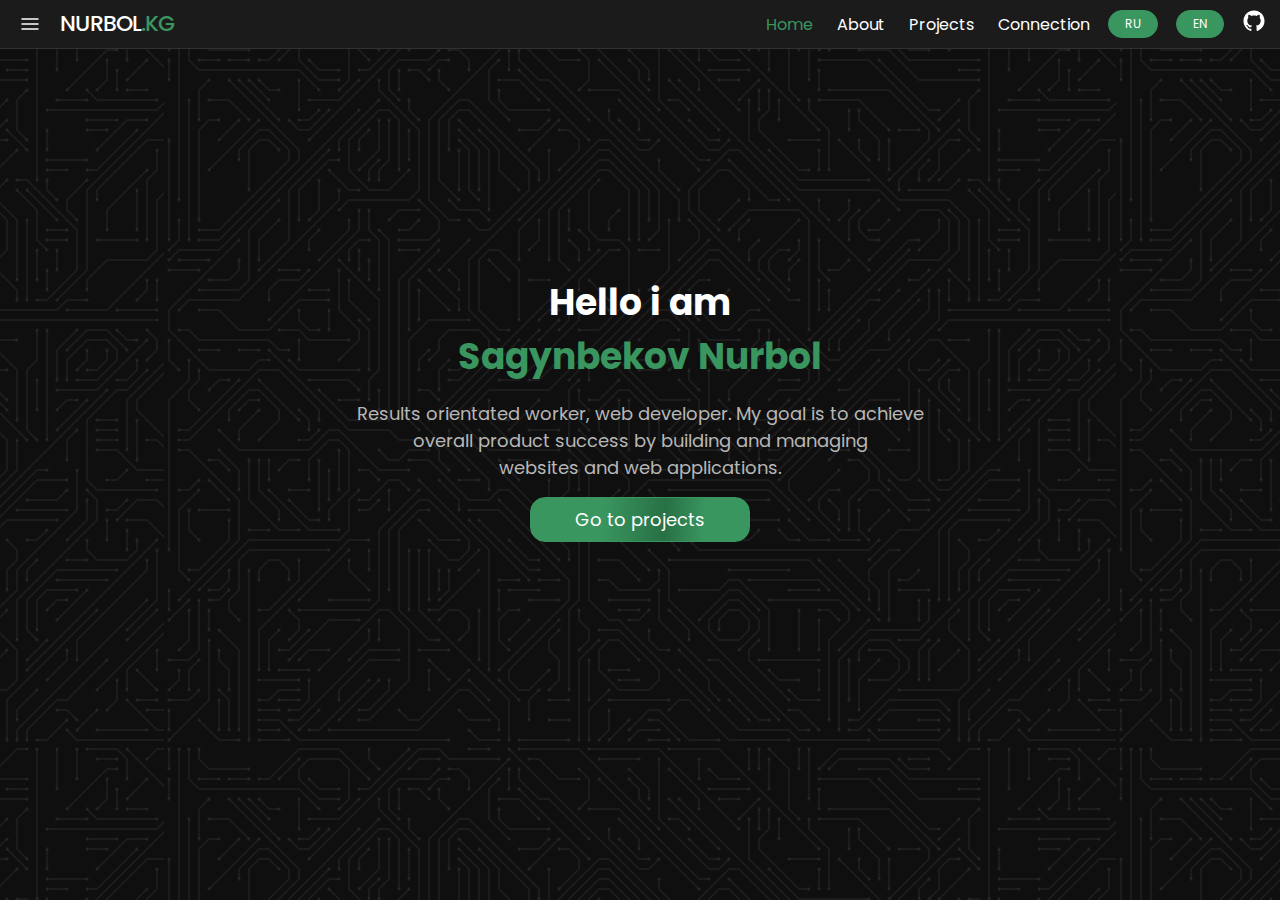
<file: index.html>
<!doctype html>
<html lang="en">
<head>
    <meta charset="UTF-8">
    <meta name="viewport"
          content="width=device-width, user-scalable=no, initial-scale=1.0, maximum-scale=1.0, minimum-scale=1.0">
    <meta http-equiv="X-UA-Compatible" content="ie=edge">
    <title>My portfolio</title>
    <link rel="stylesheet" href="./src/css/style.css">
</head>
<body>
    <header class="header">
        <div class="container">
            <nav class="header__nav">
                <div class="header__left">
                    <img src="./src/assets/menu.svg" alt="| | |" class="header__menu pointer">
                    <a href="" class="logo">
                        NURBOL
                        <p class="logo__uz">.KG</p>
                    </a>
                </div>
                <div class="header__right">
                    <ul class="header__list">
                        <li class="header__item ">
                            <a href="./index.html" class="header__link header__link-first">
                                Home
                            </a>
                        </li>
                        <li class="header__item">
                            <a href="./pages/en/about.html" class="header__link">
                                About
                            </a>
                        </li>
                        <li class="header__item">
                            <a href="./pages/en/Projects.html" class="header__link">
                                Projects
                            </a>
                        </li>
                        <li class="header__item">
                            <a href="./pages/en/connection.html" class="header__link">
                                Connection
                            </a>
                        </li>
                    </ul>
                    <a href="./index.html">
                        <button class="header__btn RU">
                            RU
                        </button>
                    </a>
                    <button class="header__btn EN">
                        EN
                    </button>
                    <a href="https://github.com/Nurbol876">
                        <img src="./src/assets/github.svg" alt="github" class="header__github">
                    </a>
                </div>
            </nav>
        </div>
    </header>
    <aside class="me">
        <div class="me__top">
            <img src="./src/assets/left.svg" alt="<-">
            <img src="./src/assets/right.svg" alt="->">
            <img src="./src/assets/re.svg" alt="↻" class="reload pointer">
        </div>
        <img src="./src/assets/x.svg" alt="X" class="me__x pointer" width="24px" height="24px">
        <div class="me__about">
            <img src="./src/assets/photo.jpg" alt="photo" class="me__image" width="260px" height="240px">
            <h2 class="me__name">
                Sagynbekov N.
            </h2>
            <ul class="me__stacks">

                <li class="me__stack">
                    Web developer
                </li>
                <li class="me__stack">
                    Junior
                </li>
                <li class="me__stack">
                    Layout designer
                </li>
                <li class="me__stack">
                    People
                </li>
                <li class="me__stack">
                    The best
                </li>
            </ul>
        </div>
        <ul class="me__links">
            <li class="me__link">
                <img src="./src/assets/email.png" alt="email">
                <div class="me__link-text">
                    <h3 class="me__link-name">Email</h3>
                    <a target="_blank" class="me__link-desk" href="mailto:nurbolsagynbekov876@gmail.com">nurbolsagynbekov876@gmail.com</a>
                </div>
            </li>
            <li class="me__link">
                <img src="./src/assets/github.png" alt="github">
                <div class="me__link-text">
                    <h3 class="me__link-name">Github</h3>
                    <a target="_blank" class="me__link-desk" href="https://github.com/Nurbol876">github.com/Nurbol876</a>
                </div>
            </li>
            <li class="me__link">
                <img src="./src/assets/telegram.png" alt="telegram">
                <div class="me__link-text">
                    <h3 class="me__link-name">Telegram</h3>
                    <a target="_blank" class="me__link-desk" href="https://t.me/Kugoo243">t.me/Kugoo243</a>
                </div>
            </li>
            <li class="me__link">
                <img src="./src/assets/Whatsapp.png" alt="whatsapp">
                <div class="me__link-text">
                    <h3 class="me__link-name">Telephone</h3>
                    <a target="_blank" class="me__link-desk" href="tel:+996700639901">+996-700-63-99-01</a>
                </div>
            </li>
        </ul>
    </aside>
    <main class="main">
        <section class="hello">
            <h1 class="title">
                Hello i am <br> <span> Sagynbekov Nurbol </span>
            </h1>
            <p class="subtitle">
                Results orientated worker, web developer.  My goal is to achieve <br>overall product success by building and managing <br> websites and web applications.
            </p>
            <button class="btn">
                Go to projects
            </button>
        </section>
    </main>
    <script src="./src/js/main.js">

    </script>
    <script>
    </script>
</body>
</html>
</file>
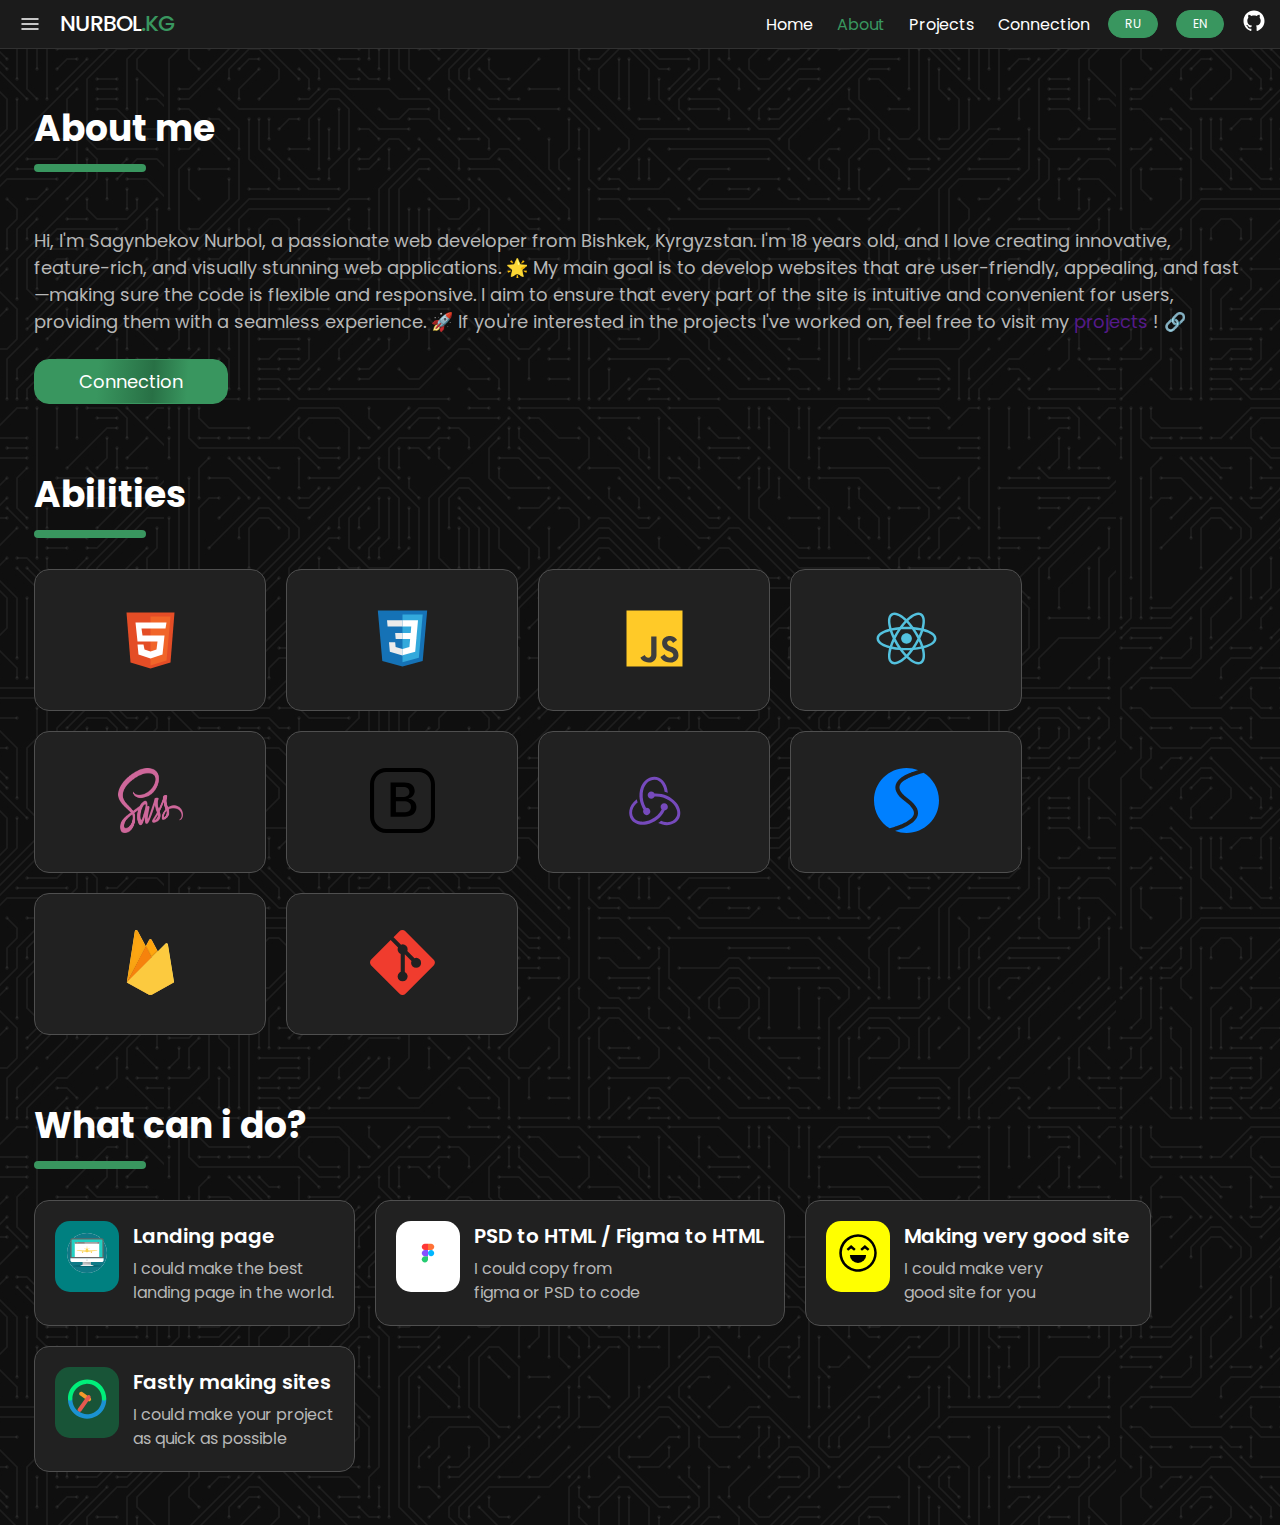
<file: pages/en/about.html>
<!doctype html>
<html lang="en">
<head>
    <meta charset="UTF-8">
    <meta name="viewport"
          content="width=device-width, user-scalable=no, initial-scale=1.0, maximum-scale=1.0, minimum-scale=1.0">
    <meta http-equiv="X-UA-Compatible" content="ie=edge">
    <title>My portfolio</title>
    <link rel="stylesheet" href="../../src/css/style.css">
</head>
<body>
<header class="header">
    <div class="container">
        <nav class="header__nav">
            <div class="header__left">
                <img onclick="is = !is" src="../../src/assets/menu.svg" alt="| | |" class="header__menu pointer">
                <a href="../../index.html" class="logo">
                    NURBOL
                    <p class="logo__uz">.KG</p>
                </a>
            </div>
            <div class="header__right">
                <ul class="header__list">
                    <li class="header__item ">
                        <a href="../../index.html" class="header__link header__link-first">
                            Home
                        </a>
                    </li>
                    <li class="header__item">
                        <a href="./about.html" class="header__link">
                            About
                        </a>
                    </li>
                    <li class="header__item">
                        <a href="./Projects.html" class="header__link">
                            Projects
                        </a>
                    </li>
                    <li class="header__item">
                        <a href="./connection.html" class="header__link">
                            Connection
                        </a>
                    </li>
                </ul>
                <a href="../../index.html">
                    <button class="header__btn RU">
                        RU
                    </button>
                </a>
                <button class="header__btn EN">
                    EN
                </button>
                <a href="https://github.com/Nurbol876">
                    <img src="../../src/assets/github.svg" alt="github" class="header__github">
                </a>
            </div>
        </nav>
    </div>
</header>
<aside class="me">
    <div class="me__top">
        <img src="../../src/assets/left.svg" alt="<-">
        <img src="../../src/assets/right.svg" alt="->">
        <img src="../../src/assets/re.svg" alt="↻" class="reload pointer">
    </div>
    <img src="../../src/assets/x.svg" alt="X" class="me__x pointer" width="24px" height="24px">
    <div class="me__about">
        <img src="../../src/assets/photo.jpg" alt="photo" class="me__image" width="260px" height="240px">
        <h2 class="me__name">
            Sagynbekov N.
        </h2>
        <ul class="me__stacks">

            <li class="me__stack">
                Web developer
            </li>
            <li class="me__stack">
                Junior
            </li>
            <li class="me__stack">
                Layout designer
            </li>
            <li class="me__stack">
                People
            </li>
            <li class="me__stack">
                The best
            </li>
        </ul>
    </div>
    <ul class="me__links">
        <li class="me__link">
            <img src="../../src/assets/email.png" alt="email">
            <div class="me__link-text">
                <h3 class="me__link-name">Email</h3>
                <a target="_blank" class="me__link-desk" href="mailto:nurbolsagynbekov876@gmail.com">nurbolsagynbekov876@gmail.com</a>
            </div>
        </li>
        <li class="me__link">
            <img src="../../src/assets/github.png" alt="github">
            <div class="me__link-text">
                <h3 class="me__link-name">Github</h3>
                <a target="_blank" class="me__link-desk" href="https://github.com/Nurbol876">github.com/Nurbol876</a>
            </div>
        </li>
        <li class="me__link">
            <img src="../../src/assets/telegram.png" alt="telegram">
            <div class="me__link-text">
                <h3 class="me__link-name">Telegram</h3>
                <a target="_blank" class="me__link-desk" href="https://t.me/Kugoo243">t.me/Kugoo243</a>
            </div>
        </li>
        <li class="me__link">
            <img src="../../src/assets/Whatsapp.png" alt="whatsapp">
            <div class="me__link-text">
                <h3 class="me__link-name">Telephone</h3>
                <a target="_blank" class="me__link-desk" href="tel:+996700639901">+996-700-63-99-01</a>
            </div>
        </li>
    </ul>
</aside>
<main class="main">
    <section class="about">
        <div class="container">
            <h2 class="title">
                About me
            </h2>
            <svg width="112" height="8" viewBox="0 0 112 8" fill="none" xmlns="http://www.w3.org/2000/svg">
                <rect width="112" height="8" rx="4" fill="#39965F"/>
            </svg>
            <p class="subtitle">
                Hi, I'm Sagynbekov Nurbol, a passionate web developer from Bishkek, Kyrgyzstan. I'm 18 years old, and I love creating innovative, feature-rich, and visually stunning web applications. 🌟

                My main goal is to develop websites that are user-friendly, appealing, and fast—making sure the code is flexible and responsive. I aim to ensure that every part of the site is intuitive and convenient for users, providing them with a seamless experience. 🚀

                If you're interested in the projects I've worked on, feel free to visit my <a href="">projects</a> ! 🔗
            </p>
            <button class="btn">
                Connection
            </button>
            <h3 class="title">
                Abilities
            </h3>
            <svg width="112" height="8" viewBox="0 0 112 8" fill="none" xmlns="http://www.w3.org/2000/svg">
                <rect width="112" height="8" rx="4" fill="#39965F"/>
            </svg>
            <ul class="about__abilities">
                <li class="about__ability">
                    <img src="../../src/assets/about/html.svg" alt="" class="ability__logo">
                </li>
                <li class="about__ability">
                    <img src="../../src/assets/about/css.svg" alt="" class="ability__logo">
                </li>
                <li class="about__ability">
                    <img src="../../src/assets/about/js.svg" alt="" class="ability__logo">
                </li>
                <li class="about__ability">
                    <img src="../../src/assets/about/react.svg" alt="" class="ability__logo">
                </li>
                <li class="about__ability">
                    <img src="../../src/assets/about/sass.png" alt="" class="ability__logo">
                </li>
                <li class="about__ability">
                    <img src="../../src/assets/about/bootstrap.svg" alt="" class="ability__logo">
                </li>
                <li class="about__ability">
                    <img src="../../src/assets/about/redux.svg" alt="" class="ability__logo">
                </li>
                <li class="about__ability">
                    <img src="../../src/assets/about/swiper.svg" alt="" class="ability__logo">
                </li>
                <li class="about__ability">
                    <img src="../../src/assets/about/firebase.svg" alt="" class="ability__logo">
                </li>
                <li class="about__ability">
                    <img src="../../src/assets/about/git.svg" alt="" class="ability__logo">
                </li>
            </ul>
            <h2 class="title">
                What can i do?
            </h2>
            <svg width="112" height="8" viewBox="0 0 112 8" fill="none" xmlns="http://www.w3.org/2000/svg">
                <rect width="112" height="8" rx="4" fill="#39965F"/>
            </svg>
            <ul class="about__cans">
                <li class="about__can">
                    <div class="first">
                        <img src="../../src/assets/about/landing.svg" alt="" class="about__can-image">
                    </div>
                    <div class="about__can-text">
                        <h3 class="about__can-title">
                            Landing page
                        </h3>
                        <p class="about__can-desk">
                            I could make the best <br> landing page in the world.
                        </p>
                    </div>
                </li>
                <li class="about__can">
                    <div class="second">
                        <img src="../../src/assets/about/figam.svg" alt="" class="about__can-image">
                    </div>
                    <div class="about__can-text">
                        <h3 class="about__can-title">
                            PSD to HTML / Figma to HTML
                        </h3>
                        <p class="about__can-desk">
                            I could copy from <br>figma or PSD to code
                        </p>
                    </div>
                </li>
                <li class="about__can">
                    <div class="third">
                        <img src="../../src/assets/about/good.svg" alt="👍" class="about__can-image">
                    </div>
                    <div class="about__can-text">
                        <h3 class="about__can-title">
                            Making very good site
                        </h3>
                        <p class="about__can-desk">
                            I could make very <br> good site for you
                        </p>
                    </div>
                </li>
                <li class="about__can">
                    <div class="last">
                        <img src="../../src/assets/about/time.svg" alt="🕒" class="about__can-image">
                    </div>
                    <div class="about__can-text">
                        <h3 class="about__can-title">
                            Fastly making sites
                        </h3>
                        <p class="about__can-desk">
                            I could make your project <br> as quick as possible
                        </p>
                    </div>
                </li>
            </ul>
        </div>
    </section>
</main>
<script src="../../src/js/main.js"></script>
<script>

</script>
</body>
</html>
</file>
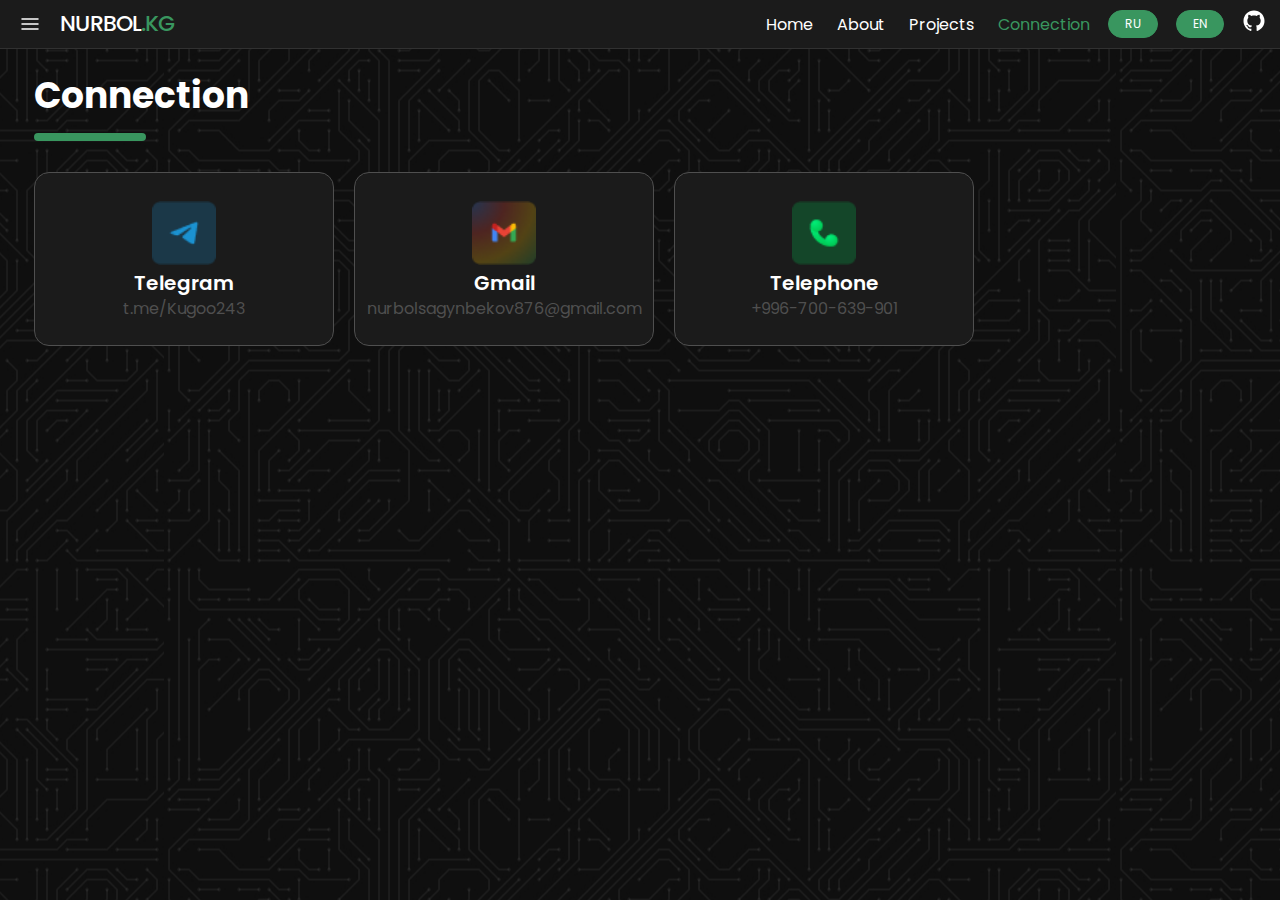
<file: pages/en/connection.html>
<!doctype html>
<html lang="en">
<head>
    <meta charset="UTF-8">
    <meta name="viewport"
          content="width=device-width, user-scalable=no, initial-scale=1.0, maximum-scale=1.0, minimum-scale=1.0">
    <meta http-equiv="X-UA-Compatible" content="ie=edge">
    <title>My portfolio</title>
    <link rel="stylesheet" href="../../src/css/style.css">
</head>
<body>
<header class="header">
    <div class="container">
        <nav class="header__nav">
            <div class="header__left">
                <img onclick="is = !is" src="../../src/assets/menu.svg" alt="| | |" class="header__menu pointer">
                <a href="../../index.html" class="logo">
                    NURBOL
                    <p class="logo__uz">.KG</p>
                </a>
            </div>
            <div class="header__right">
                <ul class="header__list">
                    <li class="header__item ">
                        <a href="../../index.html" class="header__link header__link-first">
                            Home
                        </a>
                    </li>
                    <li class="header__item">
                        <a href="./about.html" class="header__link">
                            About
                        </a>
                    </li>
                    <li class="header__item">
                        <a href="./Projects.html" class="header__link">
                            Projects
                        </a>
                    </li>
                    <li class="header__item">
                        <a href="./connection.html" class="header__link">
                            Connection
                        </a>
                    </li>
                </ul>
                <a href="../../index.html">
                    <button class="header__btn RU">
                        RU
                    </button>
                </a>
                <button class="header__btn EN">
                    EN
                </button>
                <a href="https://github.com/Nurbol876">
                    <img src="../../src/assets/github.svg" alt="github" class="header__github">
                </a>
            </div>
        </nav>
    </div>
</header>
<aside class="me">
    <div class="me__top">
        <img src="../../src/assets/left.svg" alt="<-">
        <img src="../../src/assets/right.svg" alt="->">
        <img src="../../src/assets/re.svg" alt="↻" class="reload pointer">
    </div>
    <img src="../../src/assets/x.svg" alt="X" class="me__x pointer" width="24px" height="24px">
    <div class="me__about">
        <img src="../../src/assets/photo.jpg" alt="photo" class="me__image" width="260px" height="240px">
        <h2 class="me__name">
            Sagynbekov N.
        </h2>
        <ul class="me__stacks">

            <li class="me__stack">
                Web developer
            </li>
            <li class="me__stack">
                Junior
            </li>
            <li class="me__stack">
                Layout designer
            </li>
            <li class="me__stack">
                People
            </li>
            <li class="me__stack">
                The best
            </li>
        </ul>
    </div>
    <ul class="me__links">
        <li class="me__link">
            <img src="../../src/assets/email.png" alt="email">
            <div class="me__link-text">
                <h3 class="me__link-name">Email</h3>
                <a target="_blank" class="me__link-desk" href="mailto:nurbolsagynbekov876@gmail.com">nurbolsagynbekov876@gmail.com</a>
            </div>
        </li>
        <li class="me__link">
            <img src="../../src/assets/github.png" alt="github">
            <div class="me__link-text">
                <h3 class="me__link-name">Github</h3>
                <a target="_blank" class="me__link-desk" href="https://github.com/Nurbol876">github.com/Nurbol876</a>
            </div>
        </li>
        <li class="me__link">
            <img src="../../src/assets/telegram.png" alt="telegram">
            <div class="me__link-text">
                <h3 class="me__link-name">Telegram</h3>
                <a target="_blank" class="me__link-desk" href="https://t.me/Kugoo243">t.me/Kugoo243</a>
            </div>
        </li>
        <li class="me__link">
            <img src="../../src/assets/Whatsapp.png" alt="whatsapp">
            <div class="me__link-text">
                <h3 class="me__link-name">Telephone</h3>
                <a target="_blank" class="me__link-desk" href="tel:+996700639901">+996-700-63-99-01</a>
            </div>
        </li>
    </ul>
</aside>
<main class="main">
    <section class="connection">
        <div class="container">
            <h2 class="title">
                Connection
            </h2>
            <svg width="112" height="8" viewBox="0 0 112 8" fill="none" xmlns="http://www.w3.org/2000/svg">
                <rect width="112" height="8" rx="4" fill="#39965F"/>
            </svg>
            <ul class="connection__list">
                <li class="connection__item">
                    <img src="../../src/assets/telegram.png" alt="" class="connection__image">
                    <h3 class="connection__title">
                        Telegram
                    </h3>
                    <a href="https://t.me/Kugoo243" class="connection__subtitle">
                        t.me/Kugoo243
                    </a>
                </li>
                <li class="connection__item">
                    <img src="../../src/assets/email.png" alt="" class="connection__image">
                    <h3 class="connection__title">
                        Gmail
                    </h3>
                    <a href="mailto:nurbolsagynbekov876@gmail.com" class="connection__subtitle">
                        nurbolsagynbekov876@gmail.com
                    </a>
                </li>
                <li class="connection__item">
                    <img src="../../src/assets/Whatsapp.png" alt="" class="connection__image">
                    <h3 class="connection__title">
                        Telephone
                    </h3>
                    <a href="tel:+996700639901" class="connection__subtitle">
                        +996-700-639-901
                    </a>
                </li>
            </ul>
        </div>
    </section>
</main>
<script src="../../src/js/main.js"></script>
<script>

</script>
</body>
</html>
</file>
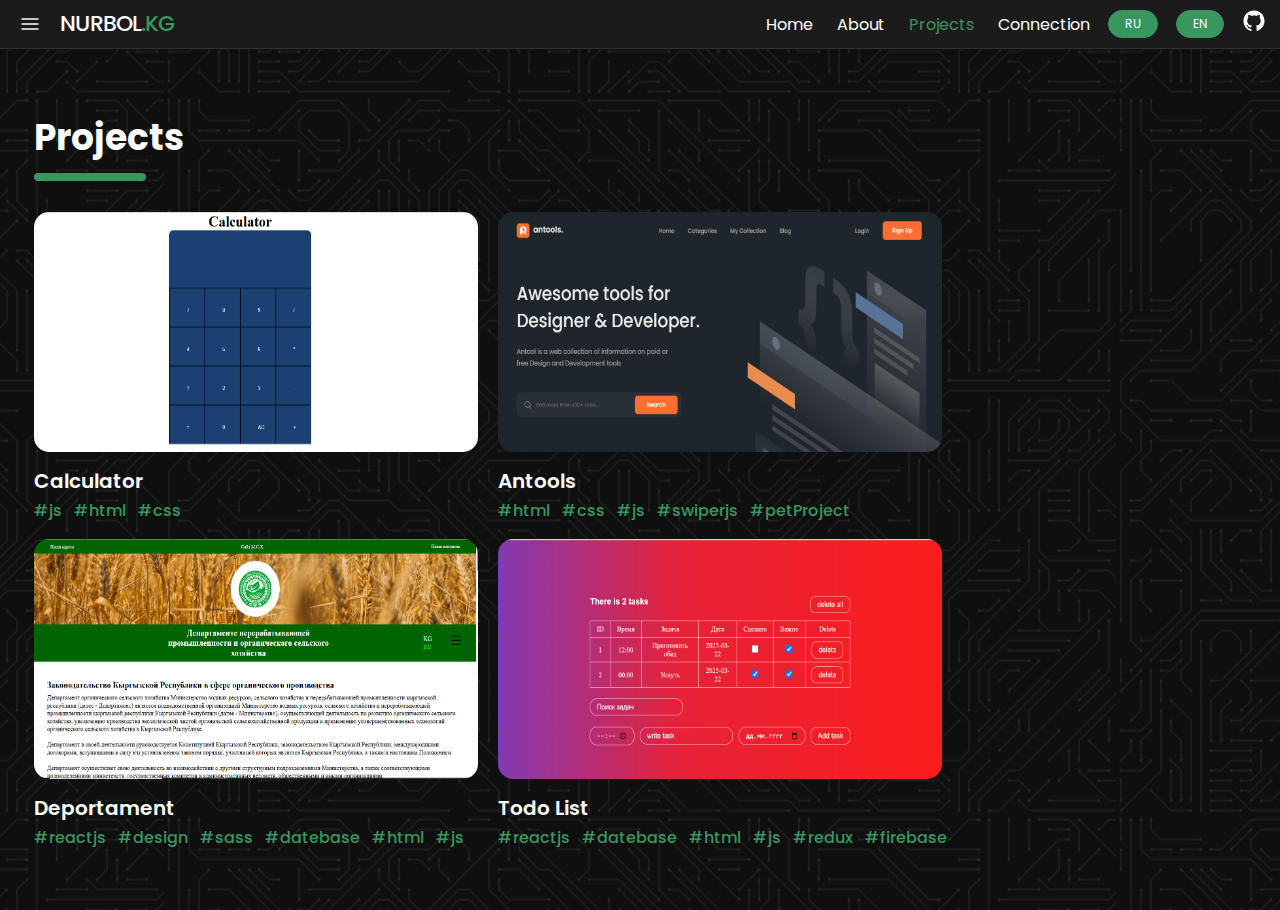
<file: pages/en/Projects.html>
<!doctype html>
<html lang="en">
<head>
    <meta charset="UTF-8">
    <meta name="viewport"
          content="width=device-width, user-scalable=no, initial-scale=1.0, maximum-scale=1.0, minimum-scale=1.0">
    <meta http-equiv="X-UA-Compatible" content="ie=edge">
    <title>My portfolio</title>
    <link rel="stylesheet" href="../../src/css/style.css">
</head>
<body>
<header class="header">
    <div class="container">
        <nav class="header__nav">
            <div class="header__left">
                <img onclick="is = !is" src="../../src/assets/menu.svg" alt="| | |" class="header__menu pointer">
                <a href="../../index.html" class="logo">
                    NURBOL
                    <p class="logo__uz">.KG</p>
                </a>
            </div>
            <div class="header__right">
                <ul class="header__list">
                    <li class="header__item ">
                        <a href="../../index.html" class="header__link header__link-first">
                            Home
                        </a>
                    </li>
                    <li class="header__item">
                        <a href="./about.html" class="header__link">
                            About
                        </a>
                    </li>
                    <li class="header__item">
                        <a href="./Projects.html" class="header__link">
                            Projects
                        </a>
                    </li>
                    <li class="header__item">
                        <a href="./connection.html" class="header__link">
                            Connection
                        </a>
                    </li>
                </ul>
                <a href="../../index.html">
                    <button class="header__btn RU">
                        RU
                    </button>
                </a>
                <button class="header__btn EN">
                    EN
                </button>
                <a href="https://github.com/Nurbol876">
                    <img src="../../src/assets/github.svg" alt="github" class="header__github">
                </a>
            </div>
        </nav>
    </div>
</header>
<aside class="me">
    <div class="me__top">
        <img src="../../src/assets/left.svg" alt="<-">
        <img src="../../src/assets/right.svg" alt="->">
        <img src="../../src/assets/re.svg" alt="↻" class="reload pointer">
    </div>
    <img src="../../src/assets/x.svg" alt="X" class="me__x pointer" width="24px" height="24px">
    <div class="me__about">
        <img src="../../src/assets/photo.jpg" alt="photo" class="me__image" width="260px" height="240px">
        <h2 class="me__name">
            Sagynbekov N.
        </h2>
        <ul class="me__stacks">

            <li class="me__stack">
                Web developer
            </li>
            <li class="me__stack">
                Junior
            </li>
            <li class="me__stack">
                Layout designer
            </li>
            <li class="me__stack">
                People
            </li>
            <li class="me__stack">
                The best
            </li>
        </ul>
    </div>
    <ul class="me__links">
        <li class="me__link">
            <img src="../../src/assets/email.png" alt="email">
            <div class="me__link-text">
                <h3 class="me__link-name">Email</h3>
                <a target="_blank" class="me__link-desk" href="mailto:nurbolsagynbekov876@gmail.com">nurbolsagynbekov876@gmail.com</a>
            </div>
        </li>
        <li class="me__link">
            <img src="../../src/assets/github.png" alt="github">
            <div class="me__link-text">
                <h3 class="me__link-name">Github</h3>
                <a target="_blank" class="me__link-desk" href="https://github.com/Nurbol876">github.com/Nurbol876</a>
            </div>
        </li>
        <li class="me__link">
            <img src="../../src/assets/telegram.png" alt="telegram">
            <div class="me__link-text">
                <h3 class="me__link-name">Telegram</h3>
                <a target="_blank" class="me__link-desk" href="https://t.me/Kugoo243">t.me/Kugoo243</a>
            </div>
        </li>
        <li class="me__link">
            <img src="../../src/assets/Whatsapp.png" alt="whatsapp">
            <div class="me__link-text">
                <h3 class="me__link-name">Telephone</h3>
                <a target="_blank" class="me__link-desk" href="tel:+996700639901">+996-700-63-99-01</a>
            </div>
        </li>
    </ul>
</aside>
<main class="main">
    <section class="projects">
        <div class="container">
            <h2 class="title">Projects</h2>
            <svg width="112" height="8" viewBox="0 0 112 8" fill="none" xmlns="http://www.w3.org/2000/svg">
                <rect width="112" height="8" rx="4" fill="#39965F"/>
            </svg>
            <ul class="projects__list">
                <li class="project__item">
                    <a target="_blank" href="https://nurbol876.github.io/calculator/">
                        <img src="../../src/assets/projects/calculator.png" alt="" class="projects__image">
                    </a>
                    <h3 class="projects__title">
                        Calculator
                    </h3>
                    <div class="projects__hashes">
                        <p class="projects__hash">#js</p>
                        <p class="projects__hash">#html</p>
                        <p class="projects__hash">#css</p>
                    </div>
                </li>
                <li class="project__item">
                    <a target="_blank" href="https://nurbol876.github.io/syber/">
                        <img src="../../src/assets/projects/antools.png" alt="" class="projects__image">
                    </a>
                    <h3 class="projects__title">
                        Antools
                    </h3>
                    <div class="projects__hashes">
                        <p class="projects__hash">#html</p>
                        <p class="projects__hash">#css</p>
                        <p class="projects__hash">#js</p>
                        <p class="projects__hash">#swiperjs</p>
                        <p class="projects__hash">#petProject</p>
                    </div>
                </li>
                <li class="project__item">
                    <a target="_blank" href="https://nurbol876.github.io/">
                        <img src="../../src/assets/projects/deportament.png" alt="" class="projects__image">
                    </a>
                    <h3 class="projects__title">
                        Deportament
                    </h3>
                    <div class="projects__hashes">
                        <p class="projects__hash">#reactjs</p>
                        <p class="projects__hash">#design</p>
                        <p class="projects__hash">#sass</p>
                        <p class="projects__hash">#datebase</p>
                        <p class="projects__hash">#html</p>
                        <p class="projects__hash">#js</p>
                    </div>
                </li>
                <li class="project__item">
                    <a target="_blank" href="https://nurbol876.github.io/ToDoList/">
                        <img src="../../src/assets/projects/todolist.png" alt="" class="projects__image">
                    </a>
                    <h3 class="projects__title">
                        Todo List
                    </h3>
                    <div class="projects__hashes">
                        <p class="projects__hash">#reactjs</p>
                        <p class="projects__hash">#datebase</p>
                        <p class="projects__hash">#html</p>
                        <p class="projects__hash">#js</p>
                        <p class="projects__hash">#redux</p>
                        <p class="projects__hash">#firebase</p>
                    </div>
                </li>
            </ul>
        </div>
    </section>
</main>
<script src="../../src/js/main.js"></script>
<script>

</script>
</body>
</html>
</file>
<file: src/css/style.css>
@import url("https://fonts.googleapis.com/css2?family=Poppins:ital,wght@0,100;0,200;0,300;0,400;0,500;0,600;0,700;0,800;0,900;1,100;1,200;1,300;1,400;1,500;1,600;1,700;1,800;1,900&display=swap");
* {
  margin: 0;
  padding: 0;
  -webkit-box-sizing: border-box;
          box-sizing: border-box;
  outline: none;
  text-decoration: none;
  list-style: none;
  font-family: "Poppins", serif;
  -webkit-transition: 0.5s ease-in-out all;
  transition: 0.5s ease-in-out all;
}

body {
  background: url("../assets/main/bg.jpg") repeat center;
}

button {
  cursor: pointer;
}

.container {
  padding: 0 14px;
}

.logo {
  font-size: 22px;
  font-weight: 500;
  line-height: 28px;
  letter-spacing: -1px;
  color: #fff;
  display: -webkit-box;
  display: -ms-flexbox;
  display: flex;
  -webkit-column-gap: 0;
     -moz-column-gap: 0;
          column-gap: 0;
  -webkit-box-align: center;
      -ms-flex-align: center;
          align-items: center;
}
.logo__uz {
  color: #39965F;
}

.title {
  font-size: 36px;
  font-weight: 700;
  line-height: 54px;
  color: #ffffff;
}
.title span {
  color: #39965F;
}

.subtitle {
  font-size: 18px;
  font-weight: 400;
  line-height: 27px;
  color: #b7b7b7;
}

.btn {
  background: linear-gradient(93.7deg, #39965F 32.68%, #287045 61.31%, #39965F 79.17%);
  border: 1px solid #39965F;
  font-size: 18px;
  font-weight: 400;
  line-height: 27px;
  padding: 8px 44px;
  color: #fff;
  border-radius: 15px;
}
.btn:hover {
  background: transparent;
  color: #39965F;
}

.main {
  width: 100%;
}
.main__active {
  padding-left: 25%;
}

.pointer {
  cursor: pointer;
}

.header {
  padding: 8px 0;
  background: #1b1b1b;
  border-bottom: 1px solid #313131;
  position: relative;
}
.header__nav {
  display: -webkit-box;
  display: -ms-flexbox;
  display: flex;
  -webkit-box-align: center;
      -ms-flex-align: center;
          align-items: center;
  -webkit-box-pack: justify;
      -ms-flex-pack: justify;
          justify-content: space-between;
}
.header__link {
  font-size: 16px;
  font-weight: 400;
  line-height: 24px;
  color: #fff;
}
.header__link:hover {
  color: #39965F;
}
.header__left {
  display: -webkit-box;
  display: -ms-flexbox;
  display: flex;
  -webkit-box-align: center;
      -ms-flex-align: center;
          align-items: center;
  -webkit-column-gap: 14px;
     -moz-column-gap: 14px;
          column-gap: 14px;
}
.header__right {
  display: -webkit-box;
  display: -ms-flexbox;
  display: flex;
  -webkit-box-align: center;
      -ms-flex-align: center;
          align-items: center;
  -webkit-column-gap: 18px;
     -moz-column-gap: 18px;
          column-gap: 18px;
}
.header__list {
  display: -webkit-box;
  display: -ms-flexbox;
  display: flex;
  -webkit-box-align: center;
      -ms-flex-align: center;
          align-items: center;
  -webkit-column-gap: 24px;
     -moz-column-gap: 24px;
          column-gap: 24px;
}
.header__btn {
  padding: 4px 16px;
  background: #39965F;
  color: #fff;
  border: 1px solid #39965F;
  border-radius: 15px;
  font-size: 12px;
}
.header__btn:hover {
  background: transparent;
  border: 1px solid #fff;
}
.header__underline {
  position: absolute;
  bottom: 0;
  height: 3px;
  width: 100px;
  background: #5be89d;
  -webkit-transition: all 0.3s ease-in-out;
  transition: all 0.3s ease-in-out;
}

.hello {
  padding: 227px 0;
  display: -webkit-box;
  display: -ms-flexbox;
  display: flex;
  -webkit-box-orient: vertical;
  -webkit-box-direction: normal;
      -ms-flex-direction: column;
          flex-direction: column;
  -webkit-box-align: center;
      -ms-flex-align: center;
          align-items: center;
  gap: 16px;
  position: relative;
  text-align: center;
  background-size: cover;
}

.me {
  position: fixed;
  left: 0;
  top: 0;
  height: 100vh;
  width: 25%;
  -webkit-transform: translateX(-100%);
          transform: translateX(-100%);
  background: #1b1b1b;
  border-right: 1px solid #313131;
  z-index: 2;
  border-radius: 15px 0;
}
.me__active {
  -webkit-transform: translateX(0);
          transform: translateX(0);
}
.me__x {
  position: absolute;
  top: 8px;
  right: 14px;
}
.me__top {
  padding: 8px 14px;
  display: -webkit-box;
  display: -ms-flexbox;
  display: flex;
  -webkit-box-align: center;
      -ms-flex-align: center;
          align-items: center;
  -webkit-column-gap: 14px;
     -moz-column-gap: 14px;
          column-gap: 14px;
}
.me__about {
  padding: 14px;
  border-top: 1px solid #313131;
  border-bottom: 1px solid #313131;
}
.me__name {
  font-size: 18px;
  font-weight: 500;
  line-height: 24px;
  color: #fff;
  margin: 8px 0;
}
.me__stacks {
  display: -webkit-box;
  display: -ms-flexbox;
  display: flex;
  -webkit-box-align: center;
      -ms-flex-align: center;
          align-items: center;
  gap: 10px;
  -ms-flex-wrap: wrap;
      flex-wrap: wrap;
}
.me__stack {
  padding: 6px 8px;
  border-radius: 8px;
  font-size: 12px;
  font-weight: 400;
  line-height: 14px;
  text-align: center;
  background: #313131;
  color: #fff;
}
.me__links {
  padding: 14px 14px 31px;
  display: -webkit-box;
  display: -ms-flexbox;
  display: flex;
  -webkit-box-align: start;
      -ms-flex-align: start;
          align-items: start;
  -webkit-box-orient: vertical;
  -webkit-box-direction: normal;
      -ms-flex-direction: column;
          flex-direction: column;
  -webkit-column-gap: 15.5px;
     -moz-column-gap: 15.5px;
          column-gap: 15.5px;
}
.me__link {
  display: -webkit-box;
  display: -ms-flexbox;
  display: flex;
  -webkit-box-align: center;
      -ms-flex-align: center;
          align-items: center;
  -webkit-column-gap: 10px;
     -moz-column-gap: 10px;
          column-gap: 10px;
}
.me__link-name {
  font-size: 16px;
  font-weight: 500;
  line-height: 24px;
  color: #fff;
  margin-bottom: 2px;
}
.me__link-desk {
  font-size: 14px;
  font-weight: 400;
  line-height: 21px;
  color: #b7b7b7;
}

.about {
  padding: 53px 20px 53px;
}
.about img {
  width: 65px;
  height: 65px;
}
.about .title {
  margin-top: 64px;
}
.about .title:first-child {
  margin-top: 0;
}
.about .subtitle {
  margin: 24px 0;
}
.about svg {
  margin: 8px 0 24px;
}
.about__abilities {
  display: -webkit-box;
  display: -ms-flexbox;
  display: flex;
  -webkit-box-align: center;
      -ms-flex-align: center;
          align-items: center;
  gap: 20px;
  -ms-flex-wrap: wrap;
      flex-wrap: wrap;
}
.about__ability {
  padding: 36px 82.5px 32px;
  border: 1.5px solid #4f4f4f;
  background: #212121;
  border-radius: 15px;
}
.about__cans {
  display: -webkit-box;
  display: -ms-flexbox;
  display: flex;
  -webkit-box-align: center;
      -ms-flex-align: center;
          align-items: center;
  gap: 20px;
  -ms-flex-wrap: wrap;
      flex-wrap: wrap;
}
.about__can {
  padding: 20px;
  display: -webkit-box;
  display: -ms-flexbox;
  display: flex;
  gap: 14px;
  -webkit-box-align: start;
      -ms-flex-align: start;
          align-items: start;
  border: 1.5px solid #4f4f4f;
  background: #212121;
  border-radius: 15px;
}
.about__can img {
  width: 40px;
  height: 40px;
}
.about__can .first {
  padding: 12px;
  background: teal;
  border-radius: 15px;
}
.about__can .second {
  padding: 12px;
  background: #fff;
  border-radius: 15px;
}
.about__can .third {
  padding: 12px;
  background: yellow;
  border-radius: 15px;
}
.about__can .last {
  padding: 12px;
  background: rgba(0, 238, 122, 0.2509803922);
  border-radius: 15px;
}
.about__can-title {
  color: #fff;
  font-weight: 600;
  font-size: 20px;
  line-height: 30px;
}
.about__can-desk {
  font-weight: 400;
  font-size: 16px;
  line-height: 24px;
  color: #b7b7b7;
  margin-top: 6px;
}

.projects {
  padding: 62px 20px 64px;
}
.projects svg {
  margin: 8px 0 24px;
}
.projects__list {
  display: -webkit-box;
  display: -ms-flexbox;
  display: flex;
  gap: 20px;
  -ms-flex-wrap: wrap;
      flex-wrap: wrap;
}
.projects__image {
  width: 444px;
  height: 240px;
  border-radius: 15px;
}
.projects__title {
  font-weight: 600;
  font-size: 20px;
  line-height: 100%;
  color: #FFF;
  margin: 12px 0;
}
.projects__hashes {
  display: -webkit-box;
  display: -ms-flexbox;
  display: flex;
  gap: 12px;
  -ms-flex-wrap: wrap;
      flex-wrap: wrap;
}
.projects__hash {
  font-weight: 500;
  font-size: 16px;
  line-height: 100%;
  color: #39965F;
}

.connection {
  padding: 20px 20px 64px;
}
.connection__list {
  display: -webkit-box;
  display: -ms-flexbox;
  display: flex;
  -webkit-box-align: center;
      -ms-flex-align: center;
          align-items: center;
  gap: 20px;
  margin-top: 24px;
}
.connection__item {
  padding: 28px 0;
  display: -webkit-box;
  display: -ms-flexbox;
  display: flex;
  -webkit-box-align: center;
      -ms-flex-align: center;
          align-items: center;
  -webkit-box-orient: vertical;
  -webkit-box-direction: normal;
      -ms-flex-direction: column;
          flex-direction: column;
  background: #1b1b1b;
  border: 1px solid #4f4f4f;
  border-radius: 15px;
  width: 300px;
}
.connection__image {
  width: 64px;
  height: 64px;
}
.connection__title {
  font-weight: 600;
  font-size: 20px;
  line-height: 100%;
  color: #FFF;
  margin: 8px 0;
}
.connection__subtitle {
  font-weight: 400;
  font-size: 16px;
  line-height: 100%;
  color: #4f4f4f;
}
</file>
